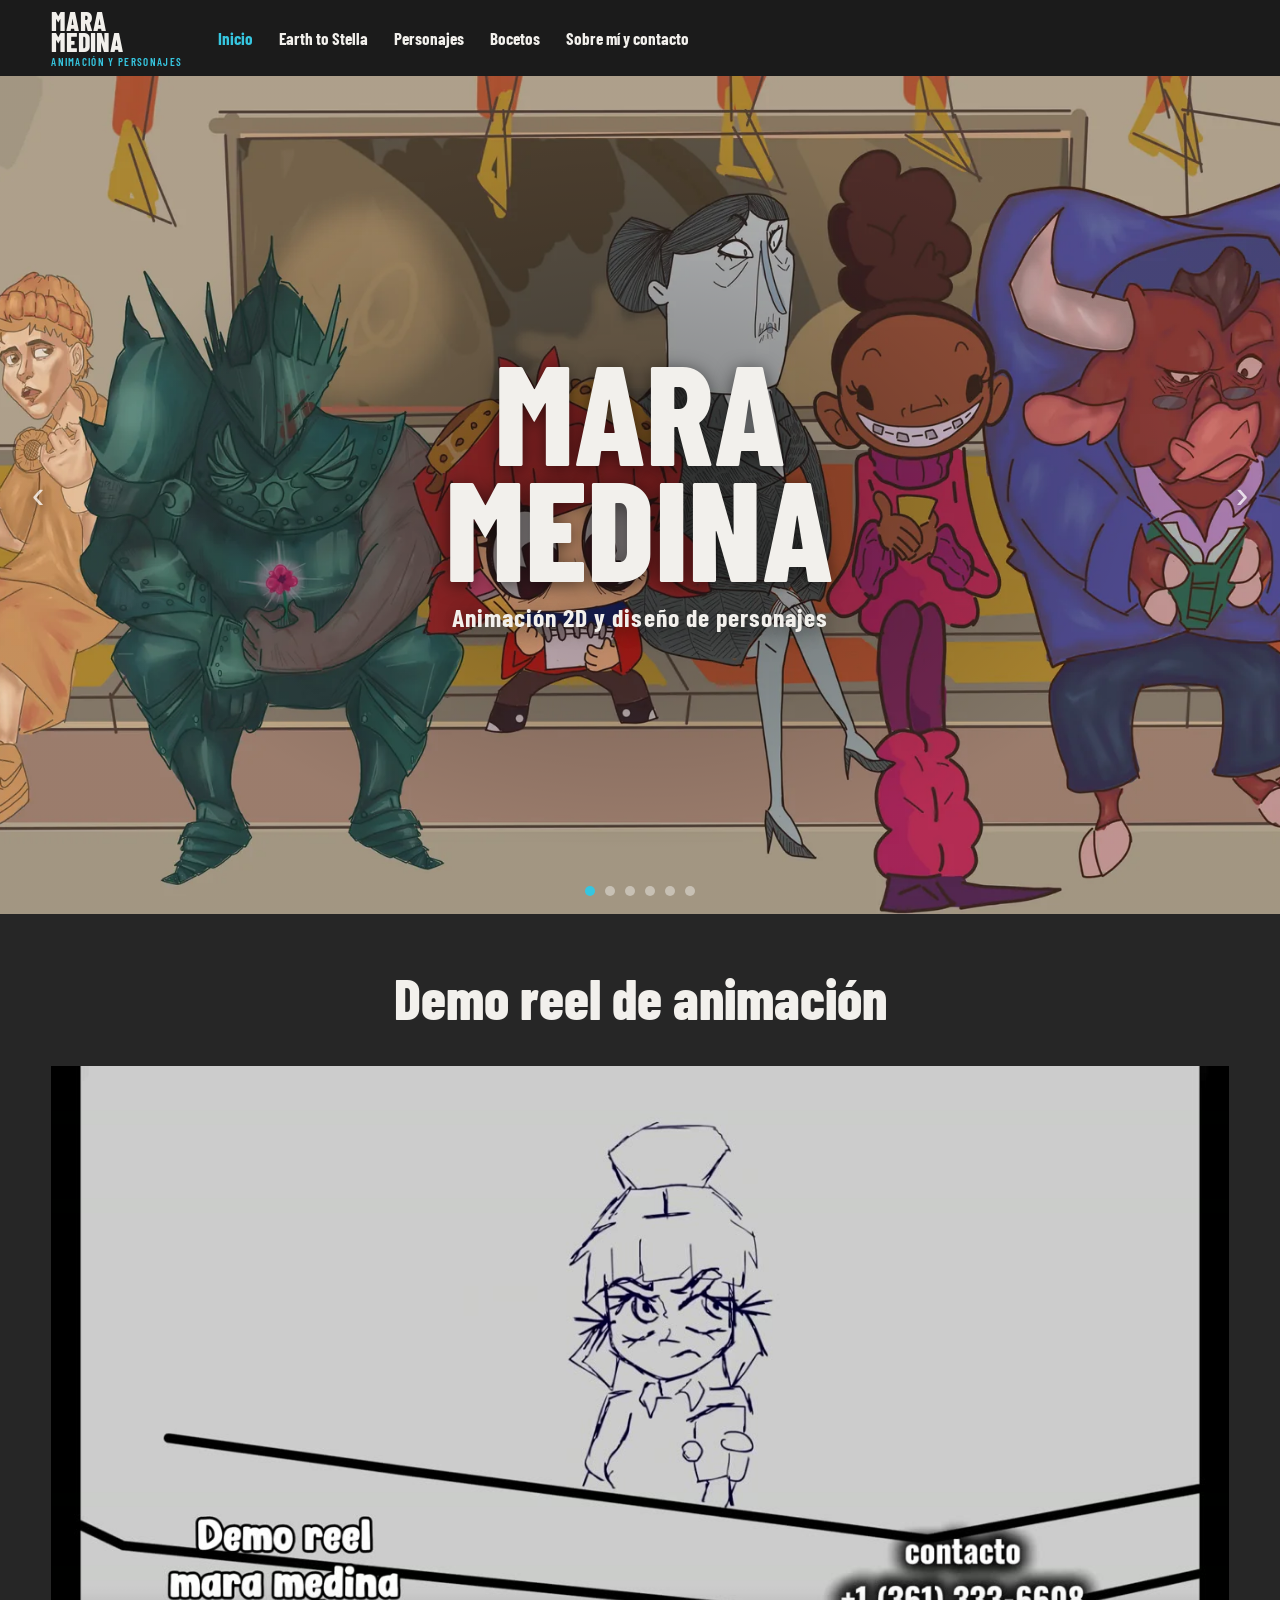
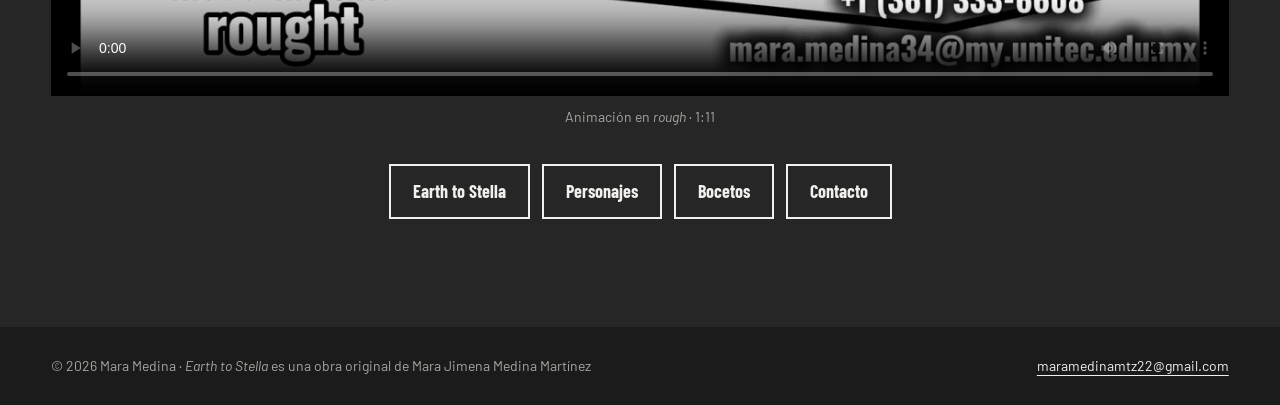
<file: index.html>
<!doctype html>
<html lang="es">
<head>
<meta charset="utf-8">
<meta name="viewport" content="width=device-width, initial-scale=1">
<title>Mara Medina · Animación y diseño de personajes</title>
<meta name="description" content="Mara Medina, animadora 2D y diseñadora de personajes. Demo reel, Earth to Stella, personajes y bocetos.">
<meta property="og:title" content="Mara Medina · Animación y diseño de personajes">
<meta property="og:description" content="Mara Medina, animadora 2D y diseñadora de personajes. Demo reel, Earth to Stella, personajes y bocetos.">
<meta property="og:image" content="img/port/metro.webp">
<link rel="icon" href="favicon.ico" sizes="48x48">
<link rel="icon" type="image/png" sizes="32x32" href="icono/icono-32.png">
<link rel="icon" type="image/png" sizes="192x192" href="icono/icono-192.png">
<link rel="apple-touch-icon" href="icono/apple-touch-icon.png">
<link rel="preconnect" href="https://fonts.googleapis.com">
<link rel="preconnect" href="https://fonts.gstatic.com" crossorigin>
<link href="https://fonts.googleapis.com/css2?family=Barlow+Condensed:wght@600;700;800&family=Barlow:ital,wght@0,400;0,500;1,400&display=swap" rel="stylesheet">
<link rel="stylesheet" href="estilos.css?v=20261110g">
</head>
<body>
  <header class="barra">
    <a class="logo" href="index.html" aria-label="Mara Medina, inicio">Mara<br>Medina<small>Animación y personajes</small></a>
    <nav aria-label="Principal">
      <ul class="menu">
        <li><a href="index.html" aria-current="page">Inicio</a></li>
        <li><a href="earth-to-stella.html">Earth to Stella</a></li>
        <li><a href="personajes.html">Personajes</a></li>
        <li><a href="bocetos.html">Bocetos</a></li>
        <li><a href="sobre-mi.html">Sobre mí y contacto</a></li>
      </ul>
    </nav>
  </header>

  <section class="portada" aria-label="Ilustraciones destacadas">
    <div class="portada__nombre">
      <h1>Mara<br>Medina</h1>
      <p>Animación 2D y diseño de personajes</p>
    </div>
    <button type="button" class="portada__flecha portada__flecha--prev" aria-label="Ilustración anterior">‹</button>
    <button type="button" class="portada__flecha portada__flecha--next" aria-label="Ilustración siguiente">›</button>
    <div class="portada__puntos"></div>
  </section>

  <main class="pagina">
    <section class="bloque" aria-labelledby="t-reel">
      <h2 class="pagina__titulo" id="t-reel">Demo reel de animación</h2>
      <figure class="reel">
        <video src="video/demo-reel-animacion.mp4" poster="video/demo-reel-animacion.jpg" controls playsinline preload="metadata" width="2018" height="1080"></video>
        <figcaption>Animación en <em>rough</em> · 1:11</figcaption>
      </figure>
      <div class="inicio__enlaces">
        <a class="boton" href="earth-to-stella.html">Earth to Stella</a>
        <a class="boton" href="personajes.html">Personajes</a>
        <a class="boton" href="bocetos.html">Bocetos</a>
        <a class="boton" href="sobre-mi.html">Contacto</a>
      </div>
    </section>
  </main>

  <footer class="pie">
    <span>© 2026 Mara Medina · <em>Earth to Stella</em> es una obra original de Mara Jimena Medina Martínez</span>
    <span><a href="mailto:maramedinamtz22@gmail.com">maramedinamtz22@gmail.com</a></span>
  </footer>

  <dialog class="ficha" id="ficha" aria-labelledby="ficha-nombre">
    <div class="ficha__caja">
      <div class="ficha__imagen"></div>
      <div class="ficha__texto">
        <p class="ficha__rol"></p>
        <h3 id="ficha-nombre"></h3>
        <p class="ficha__descripcion"></p>
        <button type="button" class="ficha__cerrar" autofocus>Cerrar</button>
      </div>
    </div>
  </dialog>

  <dialog class="visor" id="visor" aria-label="Imagen ampliada">
    <figure class="visor__figura">
      <div class="visor__imagen"></div>
      <figcaption><span class="visor__titulo"></span><span class="visor__contador"></span></figcaption>
    </figure>
    <button type="button" class="visor__boton visor__boton--prev" aria-label="Anterior">‹</button>
    <button type="button" class="visor__boton visor__boton--next" aria-label="Siguiente">›</button>
    <button type="button" class="visor__cerrar" autofocus>Cerrar ✕</button>
  </dialog>

<script src="galeria.js?v=20261110g"></script>
<script src="app.js?v=20261110g"></script>
</body>
</html>
</file>
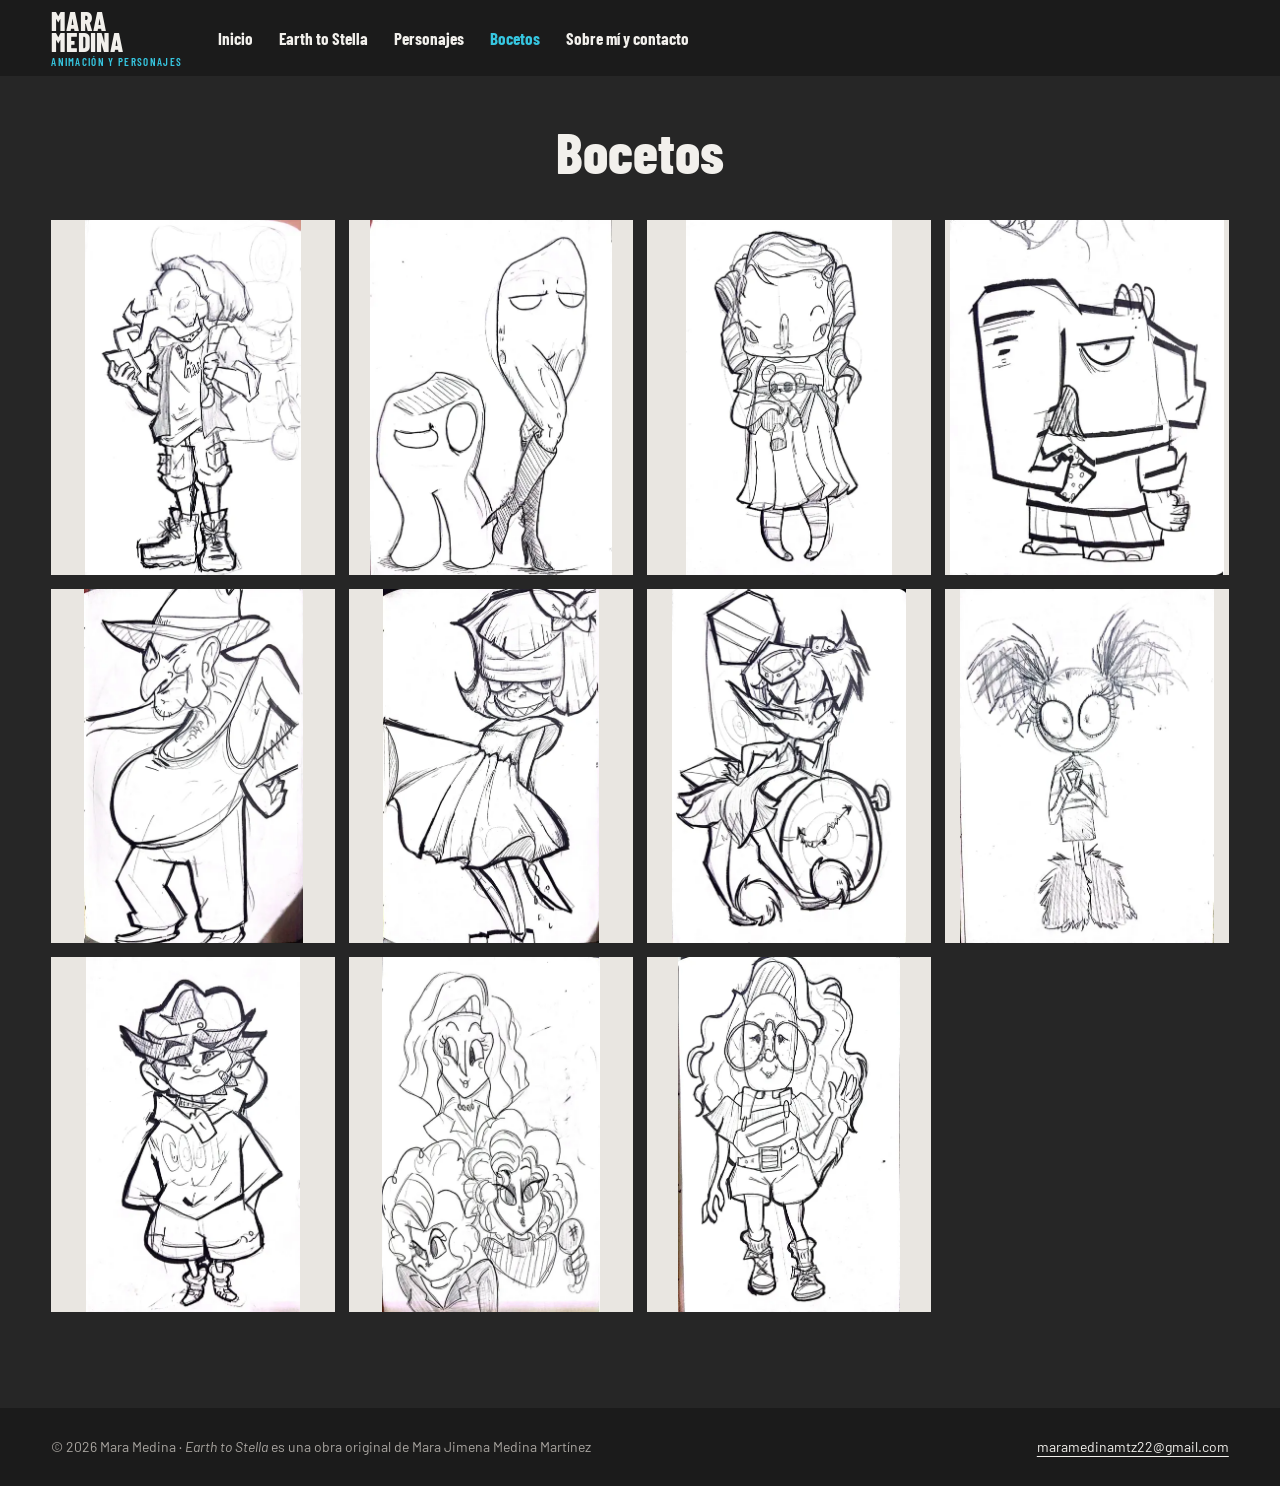
<file: bocetos.html>
<!doctype html>
<html lang="es">
<head>
<meta charset="utf-8">
<meta name="viewport" content="width=device-width, initial-scale=1">
<title>Bocetos · Mara Medina</title>
<meta name="description" content="Sketchbook de Mara Medina.">
<meta property="og:title" content="Bocetos · Mara Medina">
<meta property="og:description" content="Sketchbook de Mara Medina.">
<meta property="og:image" content="img/port/metro.webp">
<link rel="icon" href="favicon.ico" sizes="48x48">
<link rel="icon" type="image/png" sizes="32x32" href="icono/icono-32.png">
<link rel="icon" type="image/png" sizes="192x192" href="icono/icono-192.png">
<link rel="apple-touch-icon" href="icono/apple-touch-icon.png">
<link rel="preconnect" href="https://fonts.googleapis.com">
<link rel="preconnect" href="https://fonts.gstatic.com" crossorigin>
<link href="https://fonts.googleapis.com/css2?family=Barlow+Condensed:wght@600;700;800&family=Barlow:ital,wght@0,400;0,500;1,400&display=swap" rel="stylesheet">
<link rel="stylesheet" href="estilos.css?v=20261110g">
</head>
<body>
  <header class="barra">
    <a class="logo" href="index.html" aria-label="Mara Medina, inicio">Mara<br>Medina<small>Animación y personajes</small></a>
    <nav aria-label="Principal">
      <ul class="menu">
        <li><a href="index.html">Inicio</a></li>
        <li><a href="earth-to-stella.html">Earth to Stella</a></li>
        <li><a href="personajes.html">Personajes</a></li>
        <li><a href="bocetos.html" aria-current="page">Bocetos</a></li>
        <li><a href="sobre-mi.html">Sobre mí y contacto</a></li>
      </ul>
    </nav>
  </header>

  <main class="pagina">
    <h1 class="pagina__titulo">Bocetos</h1>
    <div class="rejilla rejilla--cuatro rejilla--vertical" data-galeria="bocetos" data-ajuste="entera"></div>
  </main>

  <footer class="pie">
    <span>© 2026 Mara Medina · <em>Earth to Stella</em> es una obra original de Mara Jimena Medina Martínez</span>
    <span><a href="mailto:maramedinamtz22@gmail.com">maramedinamtz22@gmail.com</a></span>
  </footer>

  <dialog class="ficha" id="ficha" aria-labelledby="ficha-nombre">
    <div class="ficha__caja">
      <div class="ficha__imagen"></div>
      <div class="ficha__texto">
        <p class="ficha__rol"></p>
        <h3 id="ficha-nombre"></h3>
        <p class="ficha__descripcion"></p>
        <button type="button" class="ficha__cerrar" autofocus>Cerrar</button>
      </div>
    </div>
  </dialog>

  <dialog class="visor" id="visor" aria-label="Imagen ampliada">
    <figure class="visor__figura">
      <div class="visor__imagen"></div>
      <figcaption><span class="visor__titulo"></span><span class="visor__contador"></span></figcaption>
    </figure>
    <button type="button" class="visor__boton visor__boton--prev" aria-label="Anterior">‹</button>
    <button type="button" class="visor__boton visor__boton--next" aria-label="Siguiente">›</button>
    <button type="button" class="visor__cerrar" autofocus>Cerrar ✕</button>
  </dialog>

<script src="galeria.js?v=20261110g"></script>
<script src="app.js?v=20261110g"></script>
</body>
</html>
</file>
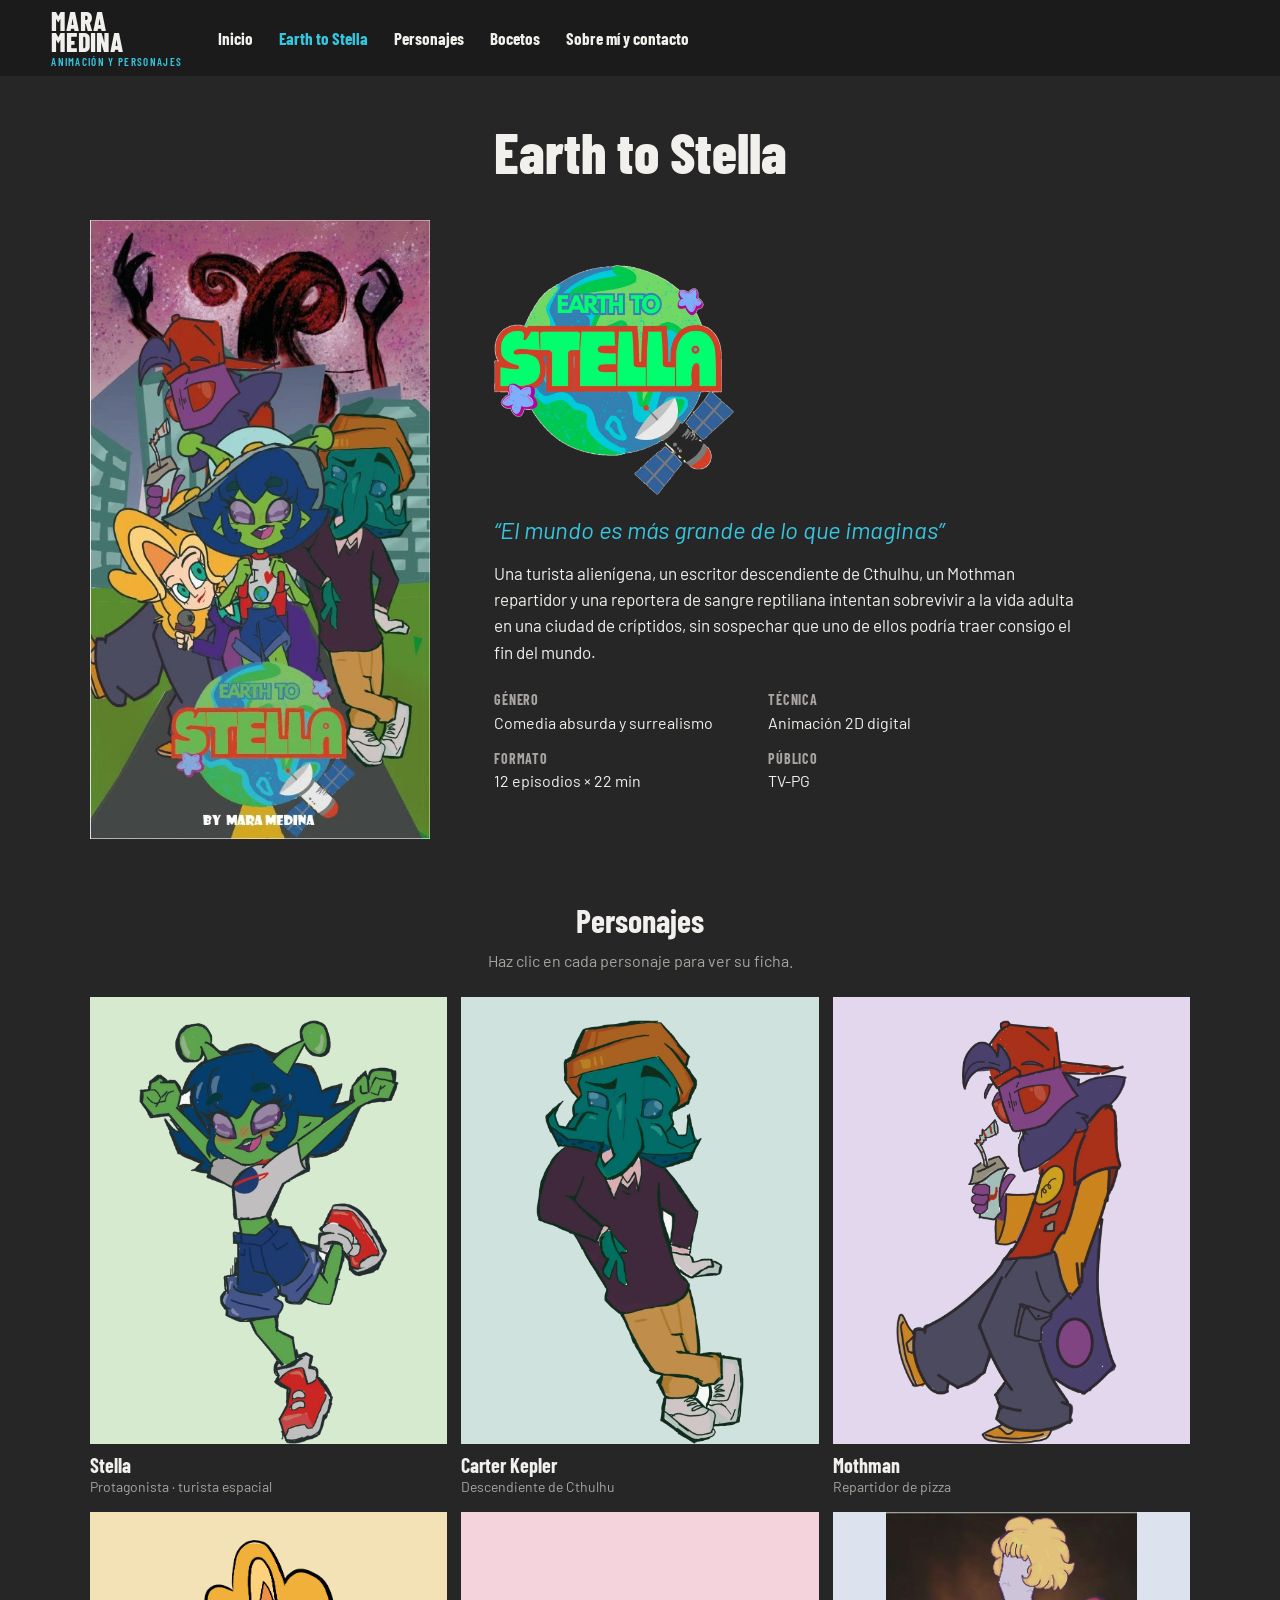
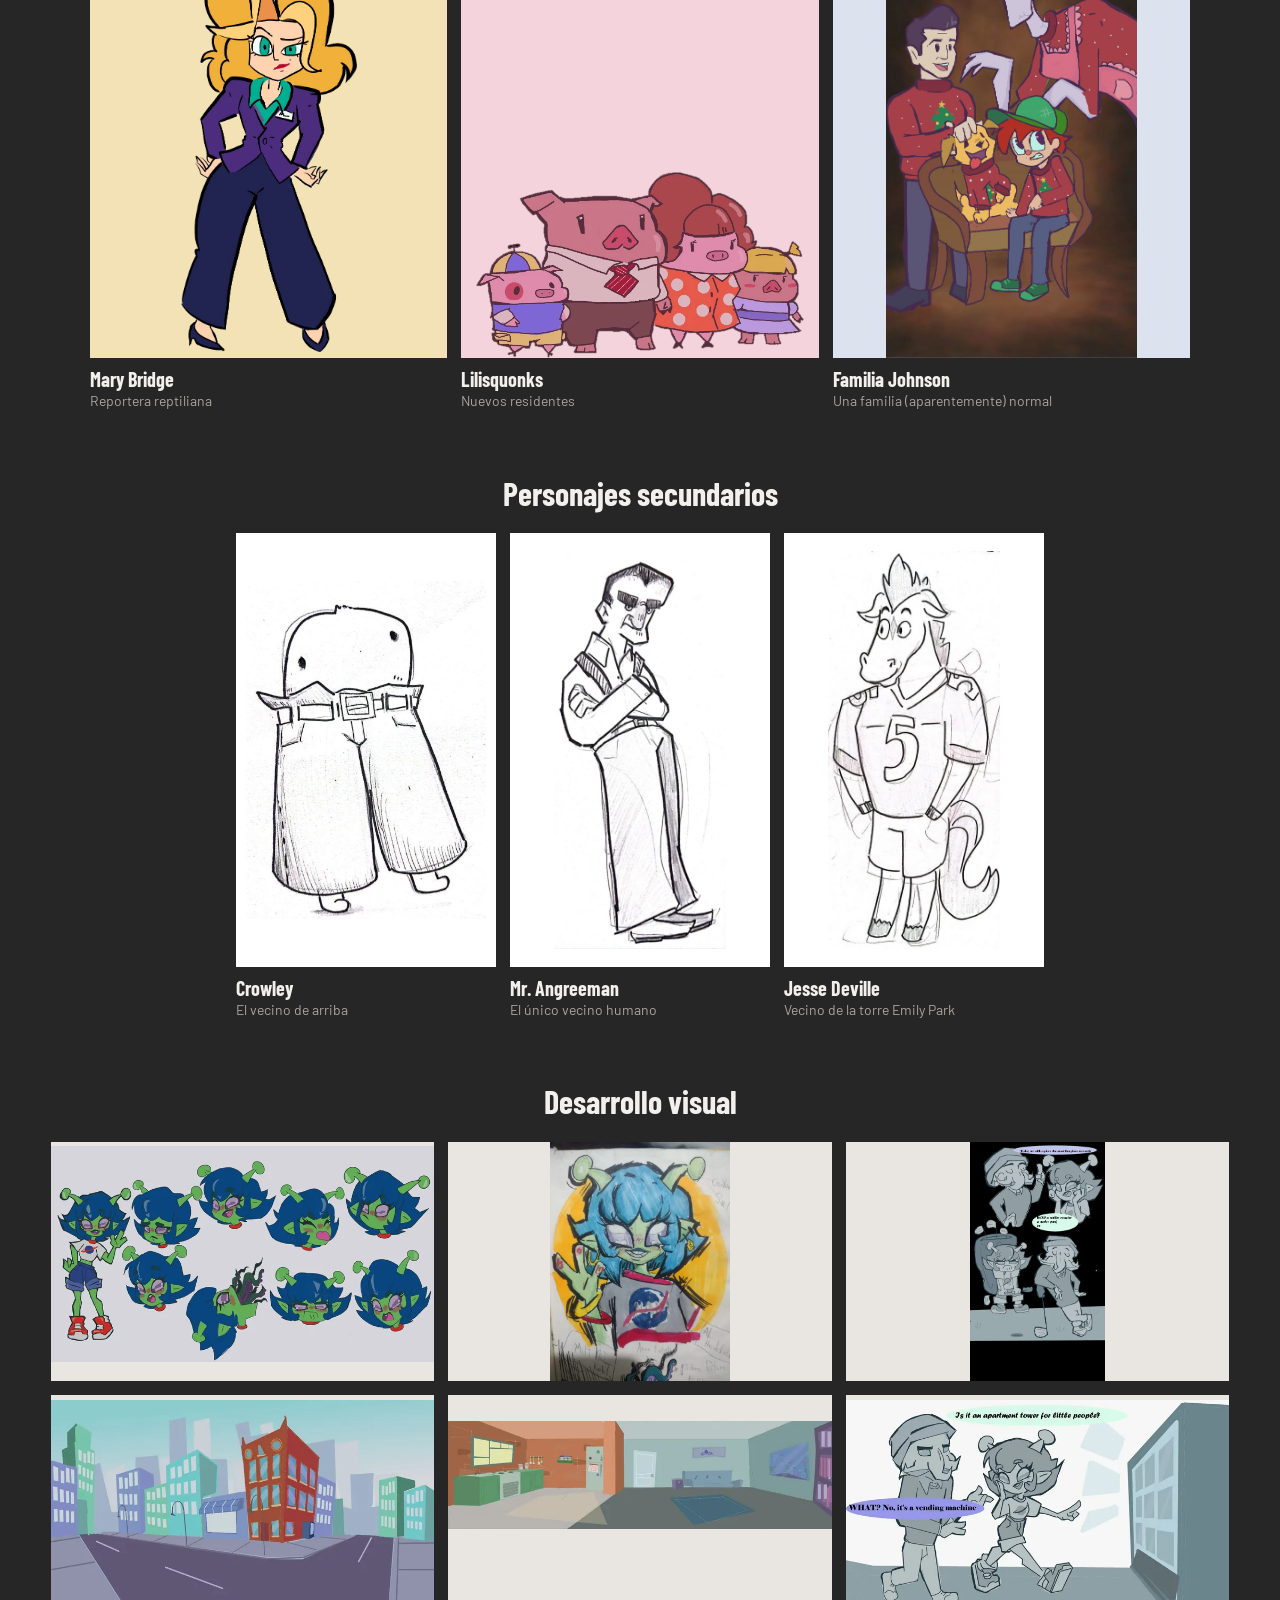
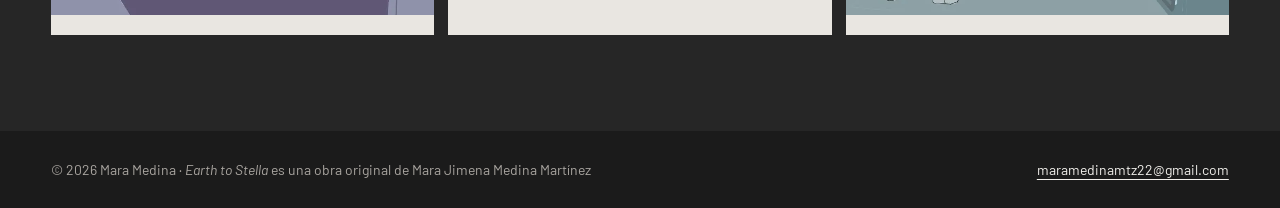
<file: earth-to-stella.html>
<!doctype html>
<html lang="es">
<head>
<meta charset="utf-8">
<meta name="viewport" content="width=device-width, initial-scale=1">
<title>Earth to Stella · Mara Medina</title>
<meta name="description" content="Earth to Stella, serie animada original de Mara Medina: personajes y desarrollo visual.">
<meta property="og:title" content="Earth to Stella · Mara Medina">
<meta property="og:description" content="Earth to Stella, serie animada original de Mara Medina: personajes y desarrollo visual.">
<meta property="og:image" content="img/port/metro.webp">
<link rel="icon" href="favicon.ico" sizes="48x48">
<link rel="icon" type="image/png" sizes="32x32" href="icono/icono-32.png">
<link rel="icon" type="image/png" sizes="192x192" href="icono/icono-192.png">
<link rel="apple-touch-icon" href="icono/apple-touch-icon.png">
<link rel="preconnect" href="https://fonts.googleapis.com">
<link rel="preconnect" href="https://fonts.gstatic.com" crossorigin>
<link href="https://fonts.googleapis.com/css2?family=Barlow+Condensed:wght@600;700;800&family=Barlow:ital,wght@0,400;0,500;1,400&display=swap" rel="stylesheet">
<link rel="stylesheet" href="estilos.css?v=20261110g">
</head>
<body>
  <header class="barra">
    <a class="logo" href="index.html" aria-label="Mara Medina, inicio">Mara<br>Medina<small>Animación y personajes</small></a>
    <nav aria-label="Principal">
      <ul class="menu">
        <li><a href="index.html">Inicio</a></li>
        <li><a href="earth-to-stella.html" aria-current="page">Earth to Stella</a></li>
        <li><a href="personajes.html">Personajes</a></li>
        <li><a href="bocetos.html">Bocetos</a></li>
        <li><a href="sobre-mi.html">Sobre mí y contacto</a></li>
      </ul>
    </nav>
  </header>

  <main class="pagina">
    <h1 class="pagina__titulo">Earth to Stella</h1>

    <section class="bloque" aria-label="El proyecto">
      <div class="proyecto">
        <img class="proyecto__poster" src="img/poster.jpg" alt="Póster de Earth to Stella: Stella, Carter, Mothman y Mary Bridge en la ciudad, por Mara Medina" width="463" height="844">
        <div>
          <img class="proyecto__logo" src="img/logo.webp" alt="Earth to Stella" width="840" height="803">
          <p class="proyecto__tagline">“El mundo es más grande de lo que imaginas”</p>
          <p class="proyecto__logline">Una turista alienígena, un escritor descendiente de Cthulhu, un Mothman repartidor y una reportera de sangre reptiliana intentan sobrevivir a la vida adulta en una ciudad de críptidos, sin sospechar que uno de ellos podría traer consigo el fin del mundo.</p>
          <dl class="proyecto__ficha">
            <div><dt>Género</dt><dd>Comedia absurda y surrealismo</dd></div>
            <div><dt>Técnica</dt><dd>Animación 2D digital</dd></div>
            <div><dt>Formato</dt><dd>12 episodios × 22 min</dd></div>
            <div><dt>Público</dt><dd>TV-PG</dd></div>
          </dl>
        </div>
      </div>
    </section>

    <section class="bloque" aria-labelledby="t-pers">
      <h2 class="bloque__titulo" id="t-pers">Personajes</h2>
      <p class="bloque__nota">Haz clic en cada personaje para ver su ficha.</p>
      <div class="personajes" id="rejilla"></div>
    </section>

    <section class="bloque" aria-labelledby="t-sec">
      <h2 class="bloque__titulo" id="t-sec">Personajes secundarios</h2>
      <div class="personajes personajes--secundarios" id="secundarios"></div>
    </section>

    <section class="bloque" aria-labelledby="t-des">
      <h2 class="bloque__titulo" id="t-des">Desarrollo visual</h2>
      <div class="rejilla rejilla--tres" data-galeria="stella" data-ajuste="entera"></div>
    </section>
  </main>

  <footer class="pie">
    <span>© 2026 Mara Medina · <em>Earth to Stella</em> es una obra original de Mara Jimena Medina Martínez</span>
    <span><a href="mailto:maramedinamtz22@gmail.com">maramedinamtz22@gmail.com</a></span>
  </footer>

  <dialog class="ficha" id="ficha" aria-labelledby="ficha-nombre">
    <div class="ficha__caja">
      <div class="ficha__imagen"></div>
      <div class="ficha__texto">
        <p class="ficha__rol"></p>
        <h3 id="ficha-nombre"></h3>
        <p class="ficha__descripcion"></p>
        <button type="button" class="ficha__cerrar" autofocus>Cerrar</button>
      </div>
    </div>
  </dialog>

  <dialog class="visor" id="visor" aria-label="Imagen ampliada">
    <figure class="visor__figura">
      <div class="visor__imagen"></div>
      <figcaption><span class="visor__titulo"></span><span class="visor__contador"></span></figcaption>
    </figure>
    <button type="button" class="visor__boton visor__boton--prev" aria-label="Anterior">‹</button>
    <button type="button" class="visor__boton visor__boton--next" aria-label="Siguiente">›</button>
    <button type="button" class="visor__cerrar" autofocus>Cerrar ✕</button>
  </dialog>

<script src="galeria.js?v=20261110g"></script>
<script src="app.js?v=20261110g"></script>
</body>
</html>
</file>
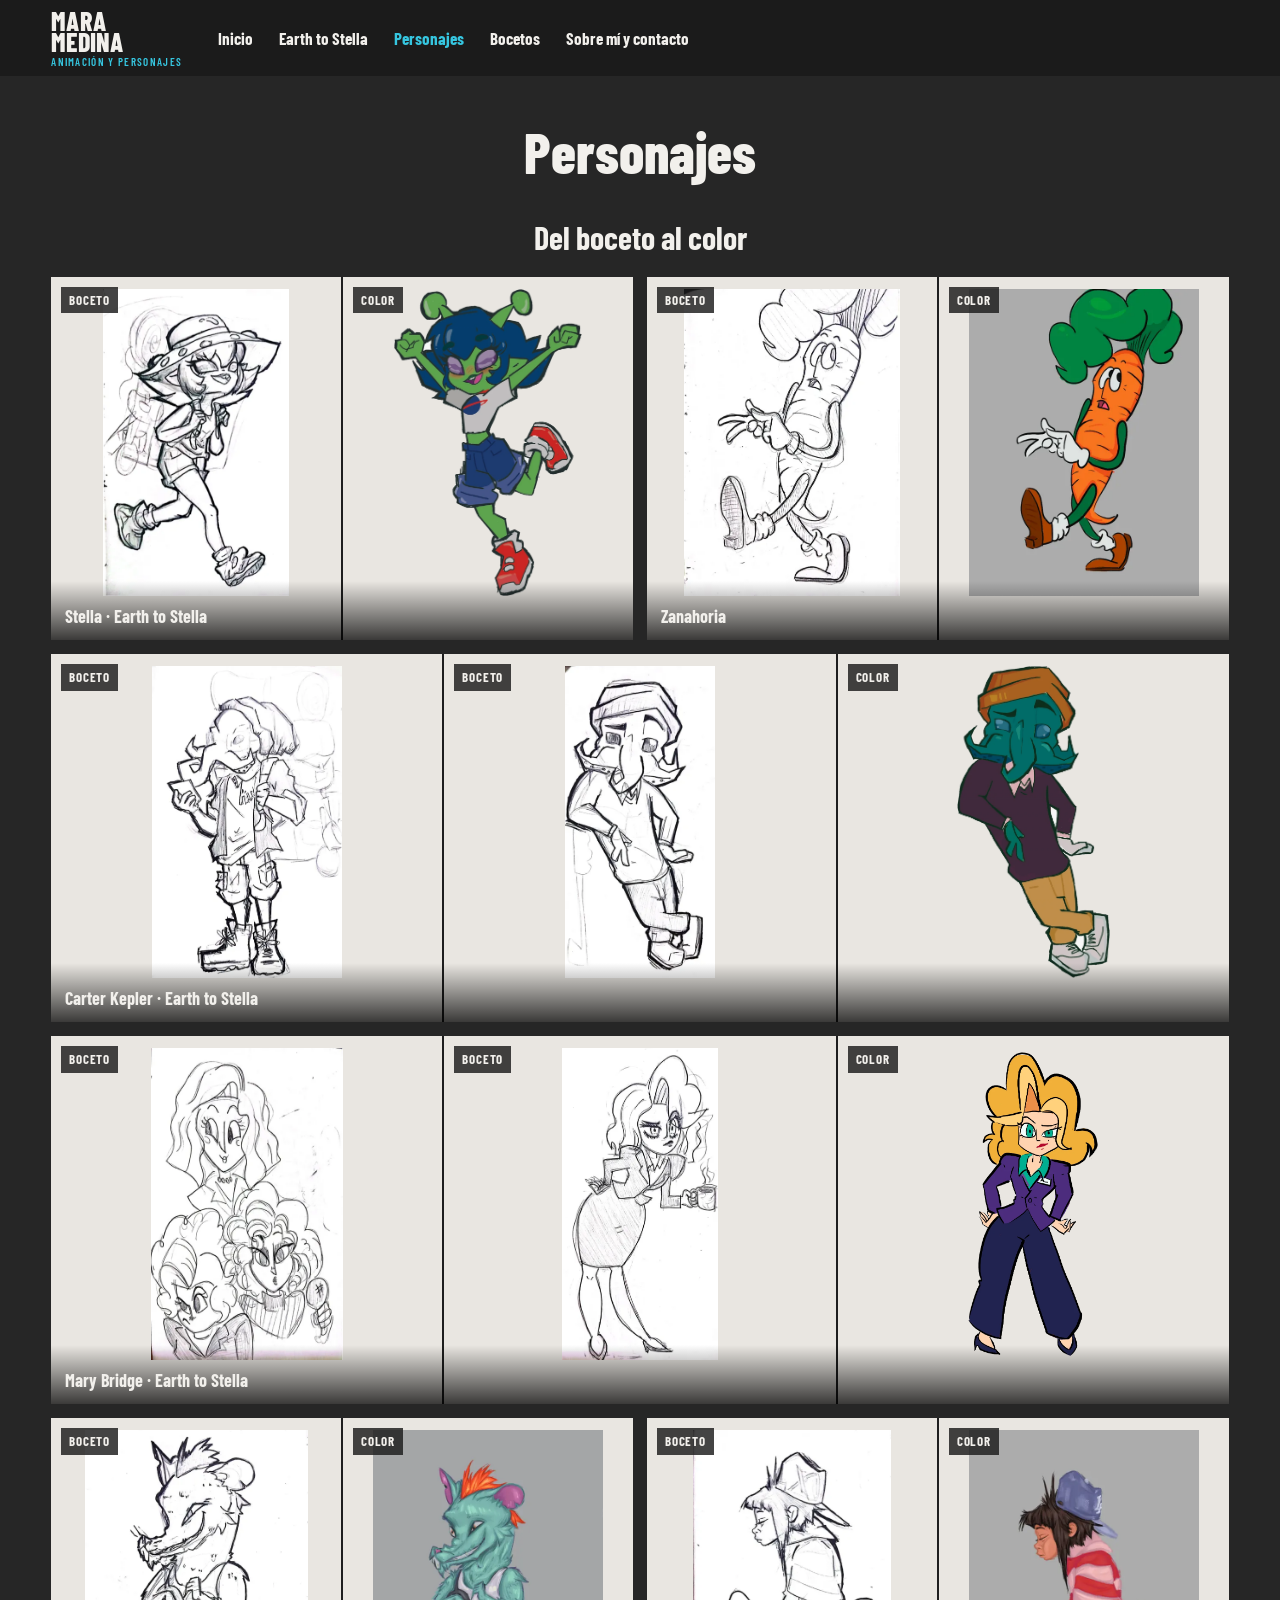
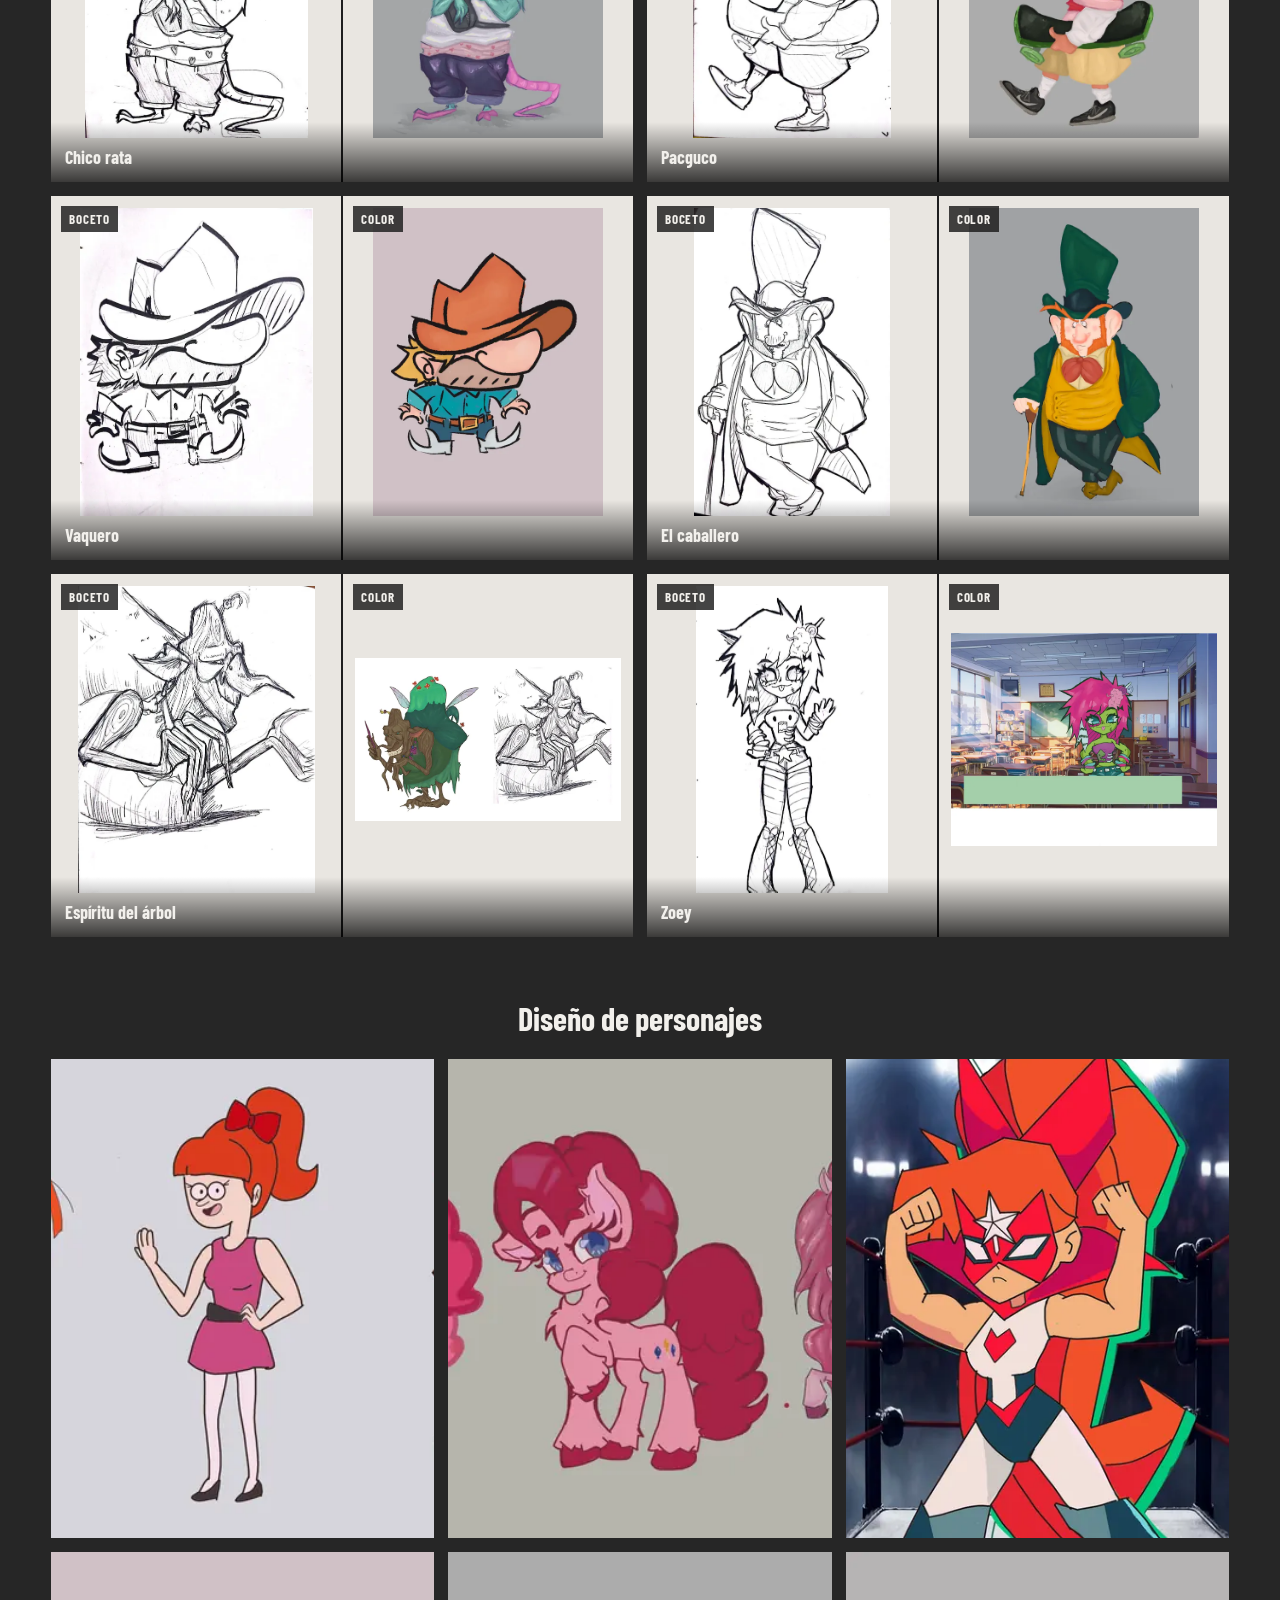
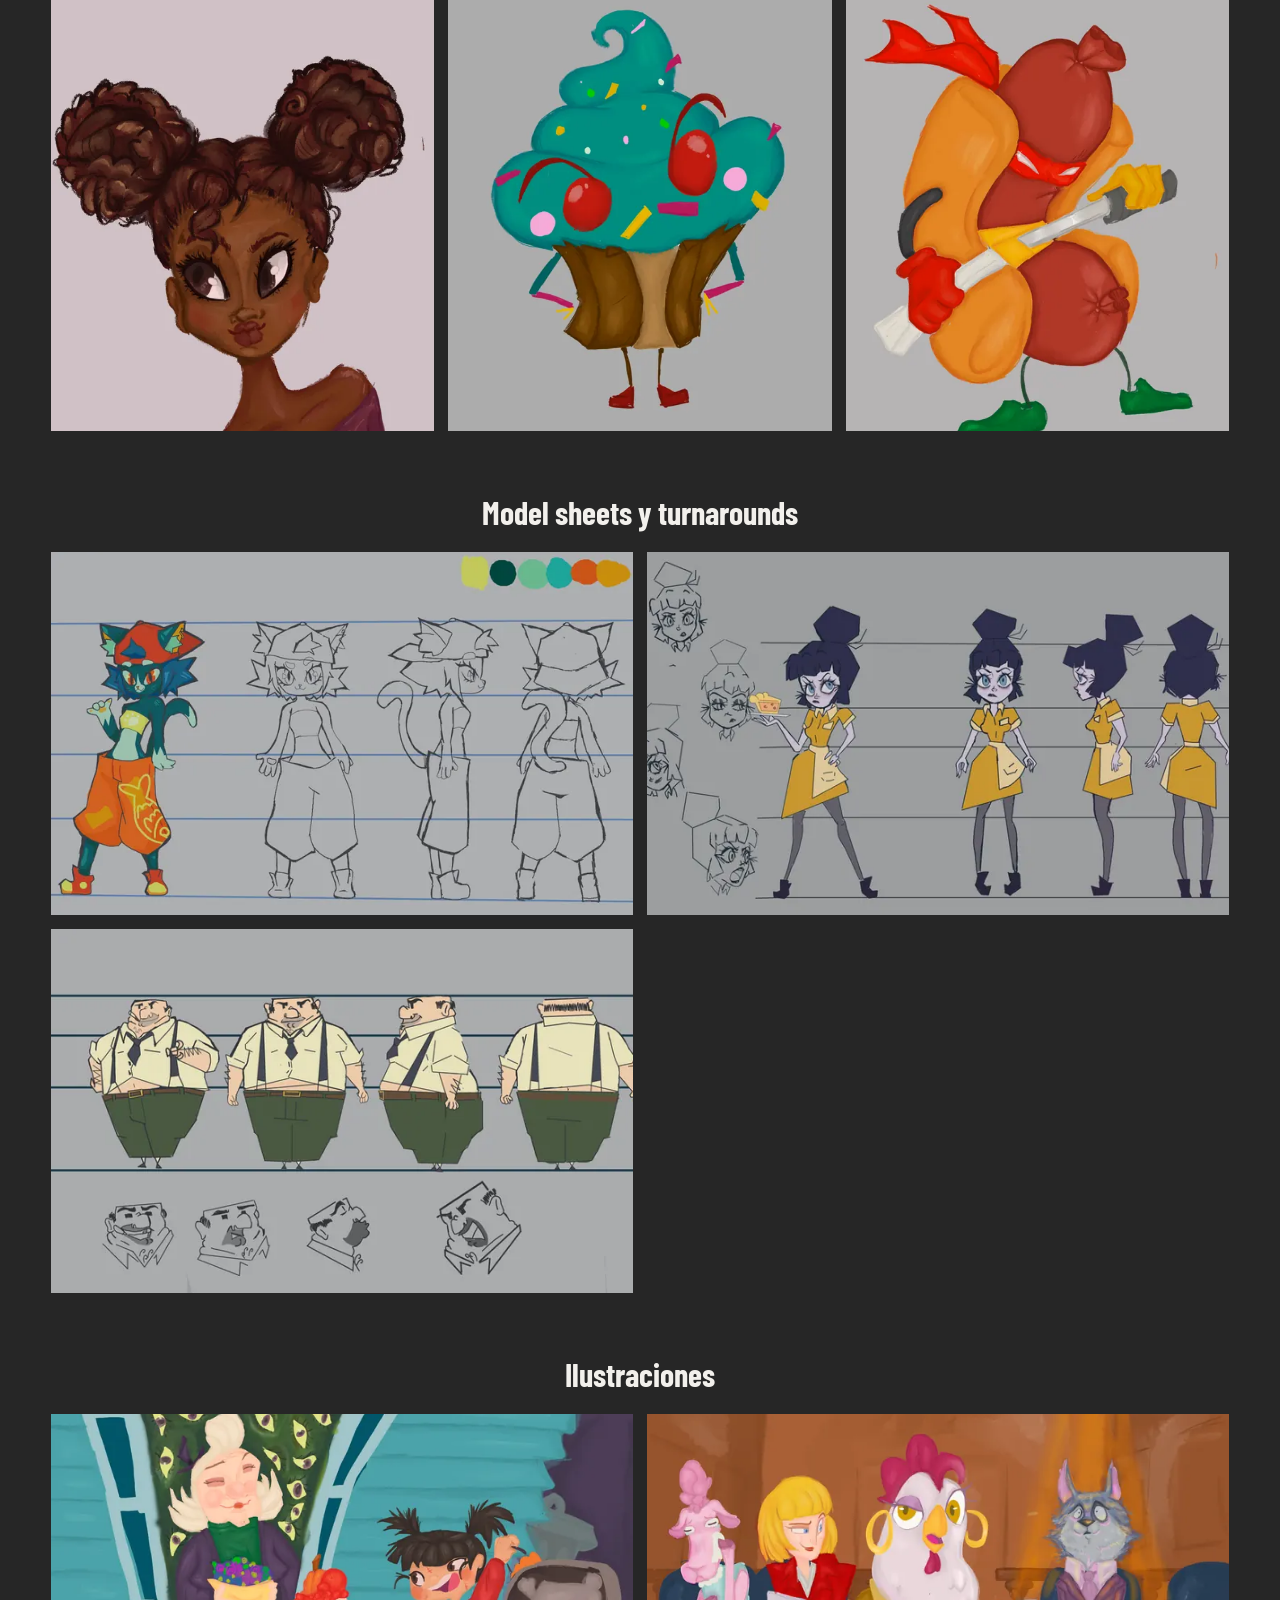
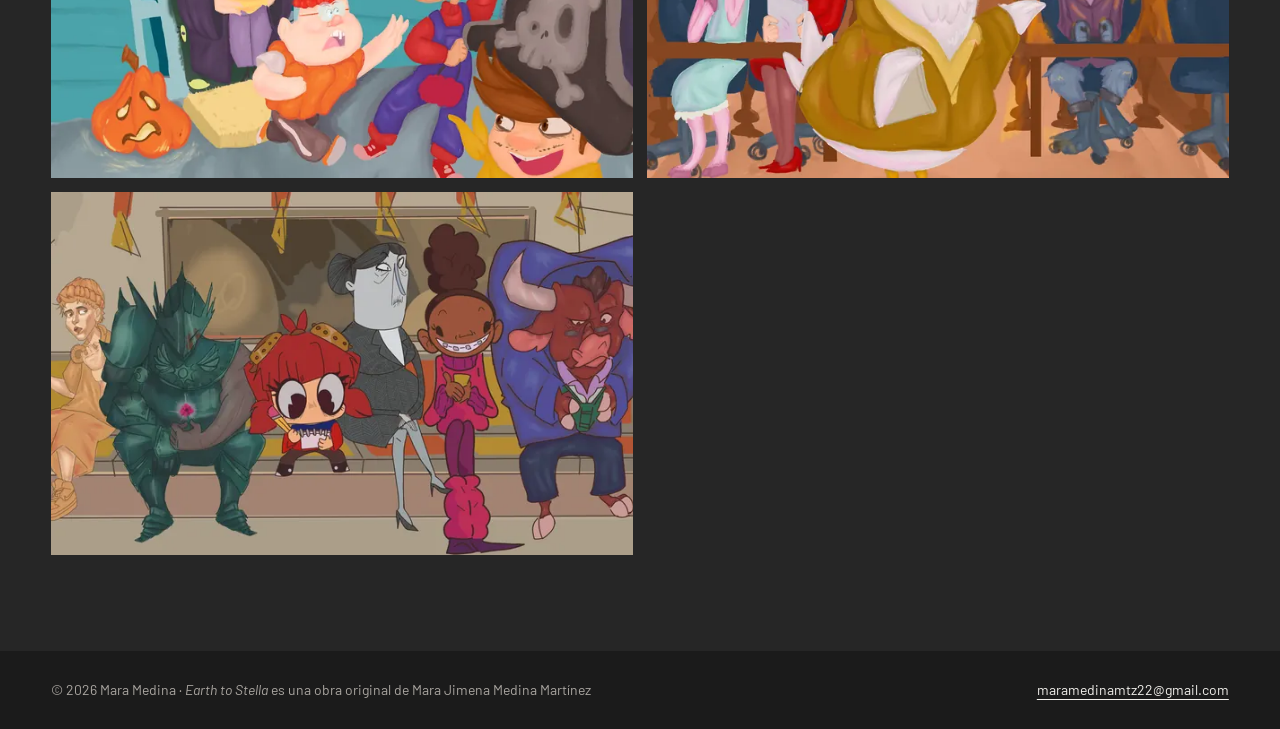
<file: personajes.html>
<!doctype html>
<html lang="es">
<head>
<meta charset="utf-8">
<meta name="viewport" content="width=device-width, initial-scale=1">
<title>Personajes · Mara Medina</title>
<meta name="description" content="Diseño de personajes, model sheets, turnarounds e ilustraciones de Mara Medina.">
<meta property="og:title" content="Personajes · Mara Medina">
<meta property="og:description" content="Diseño de personajes, model sheets, turnarounds e ilustraciones de Mara Medina.">
<meta property="og:image" content="img/port/metro.webp">
<link rel="icon" href="favicon.ico" sizes="48x48">
<link rel="icon" type="image/png" sizes="32x32" href="icono/icono-32.png">
<link rel="icon" type="image/png" sizes="192x192" href="icono/icono-192.png">
<link rel="apple-touch-icon" href="icono/apple-touch-icon.png">
<link rel="preconnect" href="https://fonts.googleapis.com">
<link rel="preconnect" href="https://fonts.gstatic.com" crossorigin>
<link href="https://fonts.googleapis.com/css2?family=Barlow+Condensed:wght@600;700;800&family=Barlow:ital,wght@0,400;0,500;1,400&display=swap" rel="stylesheet">
<link rel="stylesheet" href="estilos.css?v=20261110g">
</head>
<body>
  <header class="barra">
    <a class="logo" href="index.html" aria-label="Mara Medina, inicio">Mara<br>Medina<small>Animación y personajes</small></a>
    <nav aria-label="Principal">
      <ul class="menu">
        <li><a href="index.html">Inicio</a></li>
        <li><a href="earth-to-stella.html">Earth to Stella</a></li>
        <li><a href="personajes.html" aria-current="page">Personajes</a></li>
        <li><a href="bocetos.html">Bocetos</a></li>
        <li><a href="sobre-mi.html">Sobre mí y contacto</a></li>
      </ul>
    </nav>
  </header>

  <main class="pagina">
    <h1 class="pagina__titulo">Personajes</h1>

    <section class="bloque" aria-labelledby="t-par">
      <h2 class="bloque__titulo" id="t-par">Del boceto al color</h2>
      <div class="rejilla rejilla--parejas" data-galeria="parejas"></div>
    </section>

    <section class="bloque" aria-labelledby="t-dis">
      <h2 class="bloque__titulo" id="t-dis">Diseño de personajes</h2>
      <div class="rejilla rejilla--tres rejilla--vertical" data-galeria="personajes"></div>
    </section>

    <section class="bloque" aria-labelledby="t-sheets">
      <h2 class="bloque__titulo" id="t-sheets">Model sheets y turnarounds</h2>
      <div class="rejilla" data-galeria="sheets"></div>
    </section>

    <section class="bloque" aria-labelledby="t-ilus">
      <h2 class="bloque__titulo" id="t-ilus">Ilustraciones</h2>
      <div class="rejilla" data-galeria="ilustraciones"></div>
    </section>
  </main>

  <footer class="pie">
    <span>© 2026 Mara Medina · <em>Earth to Stella</em> es una obra original de Mara Jimena Medina Martínez</span>
    <span><a href="mailto:maramedinamtz22@gmail.com">maramedinamtz22@gmail.com</a></span>
  </footer>

  <dialog class="ficha" id="ficha" aria-labelledby="ficha-nombre">
    <div class="ficha__caja">
      <div class="ficha__imagen"></div>
      <div class="ficha__texto">
        <p class="ficha__rol"></p>
        <h3 id="ficha-nombre"></h3>
        <p class="ficha__descripcion"></p>
        <button type="button" class="ficha__cerrar" autofocus>Cerrar</button>
      </div>
    </div>
  </dialog>

  <dialog class="visor" id="visor" aria-label="Imagen ampliada">
    <figure class="visor__figura">
      <div class="visor__imagen"></div>
      <figcaption><span class="visor__titulo"></span><span class="visor__contador"></span></figcaption>
    </figure>
    <button type="button" class="visor__boton visor__boton--prev" aria-label="Anterior">‹</button>
    <button type="button" class="visor__boton visor__boton--next" aria-label="Siguiente">›</button>
    <button type="button" class="visor__cerrar" autofocus>Cerrar ✕</button>
  </dialog>

<script src="galeria.js?v=20261110g"></script>
<script src="app.js?v=20261110g"></script>
</body>
</html>
</file>
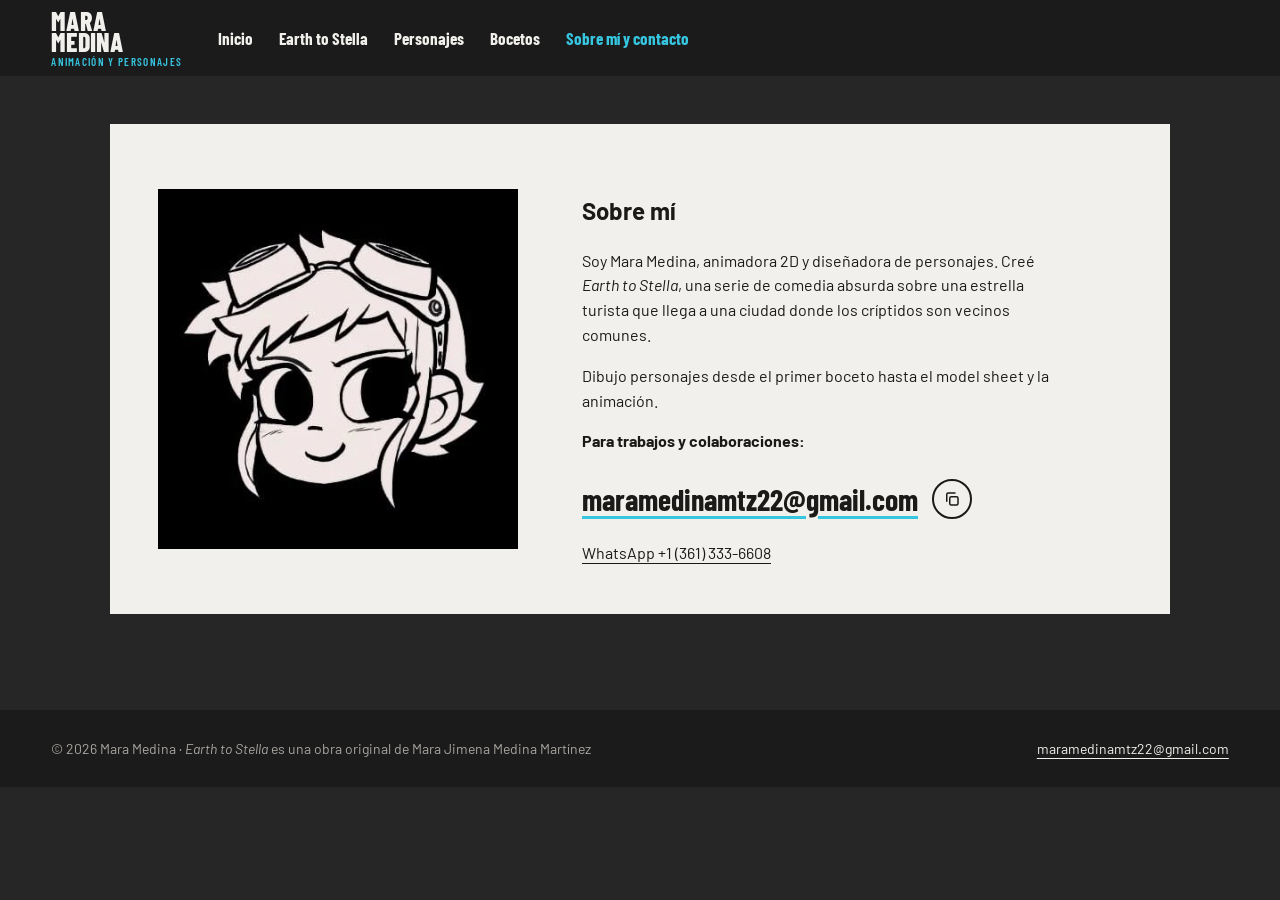
<file: sobre-mi.html>
<!doctype html>
<html lang="es">
<head>
<meta charset="utf-8">
<meta name="viewport" content="width=device-width, initial-scale=1">
<title>Sobre mí y contacto · Mara Medina</title>
<meta name="description" content="Contacto de Mara Medina, animadora 2D y diseñadora de personajes.">
<meta property="og:title" content="Sobre mí y contacto · Mara Medina">
<meta property="og:description" content="Contacto de Mara Medina, animadora 2D y diseñadora de personajes.">
<meta property="og:image" content="img/port/metro.webp">
<link rel="icon" href="favicon.ico" sizes="48x48">
<link rel="icon" type="image/png" sizes="32x32" href="icono/icono-32.png">
<link rel="icon" type="image/png" sizes="192x192" href="icono/icono-192.png">
<link rel="apple-touch-icon" href="icono/apple-touch-icon.png">
<link rel="preconnect" href="https://fonts.googleapis.com">
<link rel="preconnect" href="https://fonts.gstatic.com" crossorigin>
<link href="https://fonts.googleapis.com/css2?family=Barlow+Condensed:wght@600;700;800&family=Barlow:ital,wght@0,400;0,500;1,400&display=swap" rel="stylesheet">
<link rel="stylesheet" href="estilos.css?v=20261110g">
</head>
<body>
  <header class="barra">
    <a class="logo" href="index.html" aria-label="Mara Medina, inicio">Mara<br>Medina<small>Animación y personajes</small></a>
    <nav aria-label="Principal">
      <ul class="menu">
        <li><a href="index.html">Inicio</a></li>
        <li><a href="earth-to-stella.html">Earth to Stella</a></li>
        <li><a href="personajes.html">Personajes</a></li>
        <li><a href="bocetos.html">Bocetos</a></li>
        <li><a href="sobre-mi.html" aria-current="page">Sobre mí y contacto</a></li>
      </ul>
    </nav>
  </header>

  <main class="pagina">
    <section class="sobre" aria-labelledby="t-sobre">
      <img class="sobre__foto" src="img/autorretrato.webp" alt="Autorretrato ilustrado de Mara Medina con goggles" width="404" height="404">
      <div>
        <h1 id="t-sobre">Sobre mí</h1>
        <p>Soy Mara Medina, animadora 2D y diseñadora de personajes. Creé <em>Earth to Stella</em>, una serie de comedia absurda sobre una estrella turista que llega a una ciudad donde los críptidos son vecinos comunes.</p>
        <p>Dibujo personajes desde el primer boceto hasta el model sheet y la animación.</p>
        <p><strong>Para trabajos y colaboraciones:</strong></p>
        <div class="sobre__correo">
          <a href="mailto:maramedinamtz22@gmail.com">maramedinamtz22@gmail.com</a>
          <button type="button" class="copiar" data-copiar="maramedinamtz22@gmail.com" aria-label="Copiar correo" title="Copiar correo">
            <svg viewBox="0 0 24 24" aria-hidden="true"><rect x="9" y="9" width="11" height="11" rx="2"/><path d="M5 15V6a2 2 0 0 1 2-2h9"/></svg>
          </button>
          <span class="copiar__aviso" role="status" aria-live="polite"></span>
        </div>
        <ul class="sobre__lista">
          <li><a href="https://wa.me/13613336608" target="_blank" rel="noopener">WhatsApp +1 (361) 333-6608</a></li>
        </ul>
      </div>
    </section>
  </main>

  <footer class="pie">
    <span>© 2026 Mara Medina · <em>Earth to Stella</em> es una obra original de Mara Jimena Medina Martínez</span>
    <span><a href="mailto:maramedinamtz22@gmail.com">maramedinamtz22@gmail.com</a></span>
  </footer>

  <dialog class="ficha" id="ficha" aria-labelledby="ficha-nombre">
    <div class="ficha__caja">
      <div class="ficha__imagen"></div>
      <div class="ficha__texto">
        <p class="ficha__rol"></p>
        <h3 id="ficha-nombre"></h3>
        <p class="ficha__descripcion"></p>
        <button type="button" class="ficha__cerrar" autofocus>Cerrar</button>
      </div>
    </div>
  </dialog>

  <dialog class="visor" id="visor" aria-label="Imagen ampliada">
    <figure class="visor__figura">
      <div class="visor__imagen"></div>
      <figcaption><span class="visor__titulo"></span><span class="visor__contador"></span></figcaption>
    </figure>
    <button type="button" class="visor__boton visor__boton--prev" aria-label="Anterior">‹</button>
    <button type="button" class="visor__boton visor__boton--next" aria-label="Siguiente">›</button>
    <button type="button" class="visor__cerrar" autofocus>Cerrar ✕</button>
  </dialog>

<script src="galeria.js?v=20261110g"></script>
<script src="app.js?v=20261110g"></script>
</body>
</html>
</file>
<file: estilos.css>
/* Portafolio de Mara: estilo de galería oscura (referencia: Awesombrosos), barra negra y títulos condensados */
:root {
  --fondo: #262626;
  --barra: #1b1b1b;
  --texto: #f2f0ec;
  --tenue: #a9a5a0;
  --acento: #36c6e0;
  --g: clamp(16px, 4vw, 56px);
  --f-titulo: "Barlow Condensed", "Arial Narrow", sans-serif;
}

* { box-sizing: border-box; }
html { scroll-behavior: smooth; }
body { margin: 0; background: var(--fondo); color: var(--texto); font: 400 16px/1.55 "Barlow", system-ui, sans-serif; }
a { color: inherit; }
img { max-width: 100%; }
:focus-visible { outline: 2px solid var(--acento); outline-offset: 3px; }

/* Barra superior */
.barra { position: sticky; top: 0; z-index: 20; display: flex; align-items: center; gap: 36px; padding: 10px var(--g); background: var(--barra); }
.logo { display: block; text-decoration: none; line-height: .82; font-family: var(--f-titulo); font-weight: 800; font-size: 26px; text-transform: uppercase; letter-spacing: .01em; }
.logo small { display: block; margin-top: 4px; font-size: 11px; font-weight: 600; letter-spacing: .12em; color: var(--acento); }
.barra nav { min-width: 0; }
.menu { display: flex; gap: 26px; list-style: none; margin: 0; padding: 0; overflow-x: auto; scrollbar-width: none; }
.menu a { display: block; padding: 8px 0; font-family: var(--f-titulo); font-weight: 700; font-size: 17px; text-decoration: none; white-space: nowrap; }
.menu a:hover, .menu a[aria-current="page"] { color: var(--acento); }

/* Portada: carrusel a pantalla completa con el nombre encima */
.portada { position: relative; height: calc(100svh - 62px); min-height: 420px; overflow: hidden; background: #111; }
.portada__slide { position: absolute; inset: 0; opacity: 0; transition: opacity .9s ease; }
.portada__slide.activa { opacity: 1; }
.portada__slide img { width: 100%; height: 100%; object-fit: cover; }
.portada::after { content: ""; position: absolute; inset: 0; background: radial-gradient(ellipse at center, rgba(0, 0, 0, .35), rgba(0, 0, 0, .05) 60%); pointer-events: none; }
.portada__nombre { position: absolute; inset: 0; z-index: 2; display: grid; place-content: center; text-align: center; pointer-events: none; text-shadow: 0 3px 18px rgba(0, 0, 0, .55); }
.portada__nombre h1 { margin: 0; font-family: var(--f-titulo); font-weight: 800; font-size: clamp(64px, 11vw, 168px); line-height: .82; text-transform: uppercase; }
.portada__nombre p { margin: 14px 0 0; font-family: var(--f-titulo); font-weight: 700; font-size: clamp(18px, 2vw, 26px); letter-spacing: .04em; }
.portada__flecha { position: absolute; top: 50%; z-index: 3; translate: 0 -50%; width: 52px; height: 52px; border: 0; background: none; color: #fff; font-size: 38px; line-height: 1; cursor: pointer; opacity: .75; text-shadow: 0 2px 10px rgba(0, 0, 0, .6); }
.portada__flecha:hover { opacity: 1; }
.portada__flecha--prev { left: 12px; }
.portada__flecha--next { right: 12px; }
.portada__puntos { position: absolute; bottom: 18px; left: 0; right: 0; z-index: 3; display: flex; justify-content: center; gap: 10px; }
.portada__puntos button { width: 10px; height: 10px; padding: 0; border: 0; border-radius: 50%; background: #fff; opacity: .4; cursor: pointer; }
.portada__puntos button[aria-current="true"] { opacity: 1; background: var(--acento); }

/* Páginas: título centrado y bloques */
.pagina { padding: 48px var(--g) 24px; max-width: 1360px; margin: 0 auto; }
.pagina__titulo { margin: 0 0 40px; text-align: center; font-family: var(--f-titulo); font-weight: 800; font-size: clamp(36px, 4.4vw, 56px); line-height: 1; }
.bloque { margin-top: 64px; }
.bloque:first-of-type { margin-top: 0; }
.bloque__titulo { margin: 0 0 22px; text-align: center; font-family: var(--f-titulo); font-weight: 700; font-size: clamp(24px, 2.6vw, 32px); line-height: 1.1; }
.bloque__nota { margin: -12px auto 24px; max-width: 60ch; text-align: center; color: var(--tenue); }

/* Demo reel */
.reel { margin: 0 auto; max-width: 1180px; }
.reel video { display: block; width: 100%; height: auto; aspect-ratio: 2018 / 1080; background: #000; }
.reel figcaption { margin-top: 10px; text-align: center; color: var(--tenue); font-size: 14px; }
.inicio__enlaces { display: flex; flex-wrap: wrap; justify-content: center; gap: 12px; margin: 36px 0 12px; }
.boton { display: inline-block; padding: 12px 22px; border: 2px solid var(--texto); font-family: var(--f-titulo); font-weight: 700; font-size: 18px; text-decoration: none; }
.boton:hover { background: var(--texto); color: var(--fondo); }

/* Rejilla de piezas: todas del mismo tamaño, como en la referencia */
.rejilla { display: grid; grid-template-columns: repeat(2, minmax(0, 1fr)); gap: 14px; }
.rejilla--tres { grid-template-columns: repeat(3, minmax(0, 1fr)); }
.rejilla--cuatro { grid-template-columns: repeat(4, minmax(0, 1fr)); }
.pieza { all: unset; position: relative; display: block; overflow: hidden; aspect-ratio: 16 / 10; background: #1e1e1e; cursor: zoom-in; }
.rejilla--vertical .pieza { aspect-ratio: 4 / 5; }
.pieza img { display: block; width: 100%; height: 100%; object-fit: cover; object-position: center 20%; transition: transform .5s cubic-bezier(.22, .61, .36, 1), filter .3s; }
.pieza--entera img { object-fit: contain; background: #e9e6e1; }
.pieza:hover img, .pieza:focus-visible img { transform: scale(1.04); }
.pieza__titulo { position: absolute; left: 0; right: 0; bottom: 0; padding: 26px 14px 10px; background: linear-gradient(transparent, rgba(0, 0, 0, .75)); font-family: var(--f-titulo); font-weight: 700; font-size: 18px; text-align: left; opacity: 0; transition: opacity .25s; }
.pieza:hover .pieza__titulo, .pieza:focus-visible .pieza__titulo { opacity: 1; }
.pieza:focus-visible { outline: 3px solid var(--acento); outline-offset: 2px; }

/* Personaje con su boceto: los dos lados completos sobre papel claro */
.pareja { all: unset; position: relative; display: grid; grid-template-columns: repeat(var(--n, 2), minmax(0, 1fr)); gap: 2px; aspect-ratio: 8 / 5; background: #1e1e1e; cursor: zoom-in; }
.pareja__lado { position: relative; display: block; overflow: hidden; background: #e9e6e1; }
.pareja__lado img { display: block; width: 100%; height: 100%; padding: 12px 12px 44px; box-sizing: border-box; object-fit: contain; transition: transform .5s cubic-bezier(.22, .61, .36, 1); }
.pareja:hover .pareja__lado img, .pareja:focus-visible .pareja__lado img { transform: scale(1.04); }
.pareja__etiqueta { position: absolute; top: 10px; left: 10px; padding: 3px 8px; background: rgba(27, 27, 27, .82); color: var(--texto); font-family: var(--f-titulo); font-weight: 700; font-size: 13px; letter-spacing: .06em; text-transform: uppercase; }
.pareja__titulo { position: absolute; left: 0; right: 0; bottom: 0; padding: 22px 14px 10px; background: linear-gradient(transparent, rgba(0, 0, 0, .75)); color: var(--texto); font-family: var(--f-titulo); font-weight: 700; font-size: 18px; }
.pareja:focus-visible { outline: 3px solid var(--acento); outline-offset: 2px; }
.pareja--tres { grid-column: span 2; aspect-ratio: 16 / 5; }
.rejilla--parejas { grid-auto-flow: dense; }

/* Earth to Stella */
.proyecto { display: grid; grid-template-columns: minmax(0, 340px) minmax(0, 1fr); gap: clamp(28px, 5vw, 64px); align-items: center; max-width: 1100px; margin: 0 auto; }
.proyecto__poster { width: 100%; height: auto; display: block; }
.proyecto__logo { width: min(240px, 60%); height: auto; display: block; }
.proyecto__tagline { margin: 16px 0 0; font-style: italic; font-size: clamp(20px, 2vw, 24px); color: var(--acento); }
.proyecto__logline { margin: 12px 0 0; max-width: 58ch; font-size: 17px; }
.proyecto__ficha { display: grid; grid-template-columns: repeat(2, minmax(0, 1fr)); gap: 12px 28px; margin: 24px 0 0; max-width: 520px; }
.proyecto__ficha dt { font-family: var(--f-titulo); font-weight: 700; font-size: 14px; letter-spacing: .06em; text-transform: uppercase; color: var(--tenue); }
.proyecto__ficha dd { margin: 0; }

.personajes { display: grid; grid-template-columns: repeat(3, minmax(0, 1fr)); gap: 14px; max-width: 1100px; margin: 0 auto; }
.personajes--secundarios { grid-template-columns: repeat(3, minmax(0, 260px)); justify-content: center; }
.personaje { all: unset; display: flex; flex-direction: column; cursor: pointer; }
.personaje__marco { position: relative; display: block; aspect-ratio: 4 / 5; overflow: hidden; background: var(--color); }
.personaje__marco img { position: absolute; left: 4%; top: 5%; width: 92%; height: 95%; object-fit: contain; object-position: bottom center; transition: transform .4s cubic-bezier(.22, .61, .36, 1); transform-origin: bottom center; }
.personaje--foto .personaje__marco img { inset: 0; width: 100%; height: 100%; object-fit: contain; object-position: center; }
.personaje--boceto .personaje__marco { aspect-ratio: 3 / 5; }
.personaje--boceto .personaje__marco img { top: 4%; height: 92%; object-position: center; }
.personaje:hover .personaje__marco img, .personaje:focus-visible .personaje__marco img { transform: scale(1.05) translateY(-4px); }
.personaje--foto:hover .personaje__marco img { transform: scale(1.03); }
.personaje:focus-visible { outline: 3px solid var(--acento); outline-offset: 2px; }
.personaje__nombre { margin-top: 10px; font-family: var(--f-titulo); font-weight: 700; font-size: 20px; line-height: 1.1; }
.personaje__rol { font-size: 14px; color: var(--tenue); }

/* Sobre mí y contacto */
.sobre { display: grid; grid-template-columns: minmax(0, 360px) minmax(0, 1fr); gap: clamp(28px, 5vw, 64px); align-items: center; max-width: 1060px; margin: 0 auto; padding: clamp(28px, 4vw, 48px); background: #f2f0ec; color: #1c1a19; }
.sobre__foto { width: 100%; height: auto; display: block; }
.sobre h2 { margin: 0; font-family: var(--f-titulo); font-weight: 800; font-size: clamp(40px, 5vw, 64px); line-height: .95; }
.sobre p { margin: 16px 0 0; max-width: 52ch; }
.sobre__correo { display: flex; flex-wrap: wrap; align-items: center; gap: 10px 14px; margin-top: 22px; }
.sobre__correo a { font-family: var(--f-titulo); font-weight: 700; font-size: clamp(22px, 2.6vw, 30px); text-decoration-color: var(--acento); text-underline-offset: 5px; }
.sobre__lista { list-style: none; padding: 0; margin: 18px 0 0; display: grid; gap: 6px; }
.sobre__lista a { text-underline-offset: 4px; }
.copiar { display: grid; place-items: center; width: 40px; height: 40px; padding: 0; color: #1c1a19; background: none; border: 2px solid #1c1a19; border-radius: 50%; cursor: pointer; transition: background .2s, color .2s; }
.copiar svg { width: 18px; height: 18px; fill: none; stroke: currentColor; stroke-width: 2; stroke-linecap: round; stroke-linejoin: round; }
.copiar:hover { background: #1c1a19; color: #f2f0ec; }
.copiar.copiado, .copiar.copiado:hover { background: var(--acento); border-color: var(--acento); color: #1c1a19; }
.copiar__aviso { position: absolute; width: 1px; height: 1px; overflow: hidden; clip-path: inset(50%); }

/* Pie */
.pie { margin-top: 72px; padding: 28px var(--g); background: var(--barra); display: flex; flex-wrap: wrap; justify-content: space-between; gap: 10px 24px; font-size: 14px; color: var(--tenue); }
.pie a { color: var(--texto); text-underline-offset: 4px; }
.portada + .pagina { padding-top: 56px; }

/* Ficha de personaje */
.ficha { padding: 0; border: 0; max-width: min(860px, 92vw); background: #f2f0ec; color: #1c1a19; }
.ficha::backdrop { background: rgba(0, 0, 0, .82); }
.ficha__caja { display: grid; grid-template-columns: minmax(0, 1fr) minmax(0, 1.1fr); }
.ficha__imagen { display: grid; place-items: end center; min-height: 420px; padding: 24px 24px 0; background: var(--color); }
.ficha__imagen img { max-height: 70vh; width: auto; object-fit: contain; }
.ficha__imagen--foto { padding: 0; }
.ficha:has(.ficha__imagen--pareja) { max-width: min(1100px, 94vw); }
.ficha:has(.ficha__imagen--pareja) .ficha__caja { grid-template-columns: minmax(0, 1.5fr) minmax(0, 1fr); }
.ficha:has(.ficha__imagen--tres) { max-width: min(1280px, 96vw); }
.ficha:has(.ficha__imagen--tres) .ficha__caja { grid-template-columns: minmax(0, 2.2fr) minmax(0, 1fr); }
.ficha__imagen--pareja { grid-template-columns: repeat(var(--n, 2), minmax(0, 1fr)); gap: 10px; align-items: end; }
.ficha__imagen--pareja img { max-width: 100%; max-height: 60vh; }
.ficha__boceto { align-self: center; background: #fff; padding: 6px; box-shadow: 0 2px 10px rgba(0, 0, 0, .12); }
.ficha__imagen--foto img { width: 100%; height: 100%; max-height: none; object-fit: contain; }
.ficha__texto { padding: clamp(24px, 4vw, 44px); display: flex; flex-direction: column; justify-content: center; }
.ficha__rol { margin: 0; font-family: var(--f-titulo); font-weight: 700; font-size: 14px; letter-spacing: .06em; text-transform: uppercase; color: #6a655f; }
.ficha h3 { margin: 4px 0 0; font-family: var(--f-titulo); font-weight: 800; font-size: clamp(32px, 3.6vw, 48px); line-height: .95; }
.ficha__descripcion { margin: 14px 0 0; font-size: 17px; }
.ficha__cerrar { align-self: start; margin-top: 22px; font: 700 16px/1 var(--f-titulo); color: #1c1a19; background: none; border: 2px solid #1c1a19; padding: 10px 18px; cursor: pointer; }
.ficha__cerrar:hover { background: #1c1a19; color: #f2f0ec; }

/* Visor de imágenes */
.visor { width: 100vw; height: 100svh; max-width: none; max-height: none; margin: 0; padding: 0; border: 0; background: rgba(12, 12, 12, .96); color: var(--texto); }
.visor[open] { display: grid; place-items: center; }
.visor::backdrop { background: transparent; }
.visor__figura { margin: 0; display: grid; justify-items: center; gap: 12px; padding: 56px 72px 24px; }
.visor__imagen img { display: block; max-width: min(1500px, calc(100vw - 144px)); max-height: calc(100svh - 140px); width: auto; height: auto; }
.visor__imagen--pareja { display: flex; gap: 12px; align-items: center; justify-content: center; }
.visor__imagen--pareja img { max-width: calc((100vw - 144px - 12px * (var(--n, 2) - 1)) / var(--n, 2)); background: #e9e6e1; }
.visor figcaption { display: flex; gap: 16px; font-family: var(--f-titulo); font-weight: 700; font-size: 18px; }
.visor__contador { color: var(--tenue); }
.visor__boton, .visor__cerrar { position: absolute; color: var(--texto); background: none; border: 0; cursor: pointer; font-family: var(--f-titulo); font-weight: 700; }
.visor__boton { top: 50%; translate: 0 -50%; width: 56px; height: 56px; font-size: 38px; opacity: .8; }
.visor__boton:hover { opacity: 1; color: var(--acento); }
.visor__boton--prev { left: 10px; }
.visor__boton--next { right: 10px; }
.visor__cerrar { top: 12px; right: 16px; font-size: 18px; padding: 8px; }
.visor__cerrar:hover { color: var(--acento); }
.visor--uno .visor__boton { display: none; }

/* Tablet y celular */
@media (max-width: 1000px) {
  .rejilla--tres, .rejilla--cuatro { grid-template-columns: repeat(2, minmax(0, 1fr)); }
  .proyecto, .sobre { grid-template-columns: 1fr; }
  .proyecto__poster { width: min(100%, 300px); margin: 0 auto; }
  .sobre__foto { width: min(100%, 260px); margin: 0 auto; }
  .personajes { grid-template-columns: repeat(2, minmax(0, 1fr)); }
  .personajes--secundarios { grid-template-columns: repeat(3, minmax(0, 1fr)); }
  .ficha__caja, .ficha:has(.ficha__imagen--pareja) .ficha__caja, .ficha:has(.ficha__imagen--tres) .ficha__caja { grid-template-columns: 1fr; }
  .ficha__imagen { min-height: 0; height: 46vh; }
  .ficha__imagen img { max-width: 100%; max-height: calc(46vh - 24px); }
  .ficha__imagen--foto img { max-height: 46vh; }
}
@media (max-width: 640px) {
  .barra { flex-direction: column; align-items: flex-start; gap: 6px; padding-bottom: 4px; }
  .barra nav { width: 100%; }
  .menu { width: 100%; gap: 20px; padding-right: 36px; overscroll-behavior-x: contain; scroll-snap-type: x proximity; scroll-padding-inline: 16px; }
  .menu li { scroll-snap-align: start; }
  /* Pista de que el menú se desliza: flecha y desvanecido en el lado que tiene más opciones */
  .barra nav { position: relative; }
  .barra nav::before, .barra nav::after { position: absolute; top: 0; bottom: 0; z-index: 1; width: 42px; display: grid; align-items: center; font-family: var(--f-titulo); font-weight: 800; font-size: 26px; color: var(--acento); pointer-events: none; transition: opacity .2s; }
  .barra nav::after { content: "›"; right: 0; justify-items: end; background: linear-gradient(90deg, rgba(27, 27, 27, 0), var(--barra) 65%); }
  .barra nav::before { content: "‹"; left: 0; justify-items: start; background: linear-gradient(270deg, rgba(27, 27, 27, 0), var(--barra) 65%); opacity: 0; }
  .barra nav.menu--inicio-oculto::before { opacity: 1; }
  .barra nav.menu--al-final::after { opacity: 0; }
  .portada { height: auto; min-height: 0; padding-top: 75vw; }
  .portada__slide { bottom: auto; height: 75vw; }
  .portada__slide img { object-fit: contain; }
  .portada::after { bottom: auto; height: 75vw; background: none; }
  .portada__nombre { position: static; padding: 22px 16px 26px; text-shadow: none; }
  .portada__nombre h1 { font-size: 56px; }
  .portada__flecha { top: 37.5vw; }
  .portada__puntos { top: calc(75vw - 22px); bottom: auto; }
  .portada + .pagina { padding-top: 28px; }
  .pieza, .rejilla--vertical .pieza { aspect-ratio: auto; align-self: start; }
  .pieza img { height: auto; object-fit: contain; }
  .rejilla:not(.rejilla--tres):not(.rejilla--cuatro) { grid-template-columns: 1fr; }
  .rejilla { gap: 8px; }
  .pieza__titulo { opacity: 1; font-size: 15px; padding: 18px 10px 8px; }
  .visor__figura { padding: 56px 8px 72px; }
  .visor__imagen img { max-width: calc(100vw - 16px); max-height: calc(100svh - 160px); }
  .visor__imagen--pareja { flex-direction: column; gap: 8px; }
  .visor__imagen--pareja img { max-width: calc(100vw - 16px); max-height: calc((100svh - 160px - 8px * var(--n, 2)) / var(--n, 2)); }
  .rejilla--parejas { grid-template-columns: 1fr; }
  .pareja { aspect-ratio: 4 / 3; }
  .pareja--tres { grid-column: auto; aspect-ratio: 3 / 2; }
  .pareja__lado img { padding: 6px 6px 38px; }
  .pareja__titulo { font-size: 15px; padding: 18px 10px 8px; }
  .visor__boton { top: auto; bottom: 10px; translate: none; }
}

@media (prefers-reduced-motion: reduce) {
  html { scroll-behavior: auto; }
  * { transition: none !important; }
}
</file>
